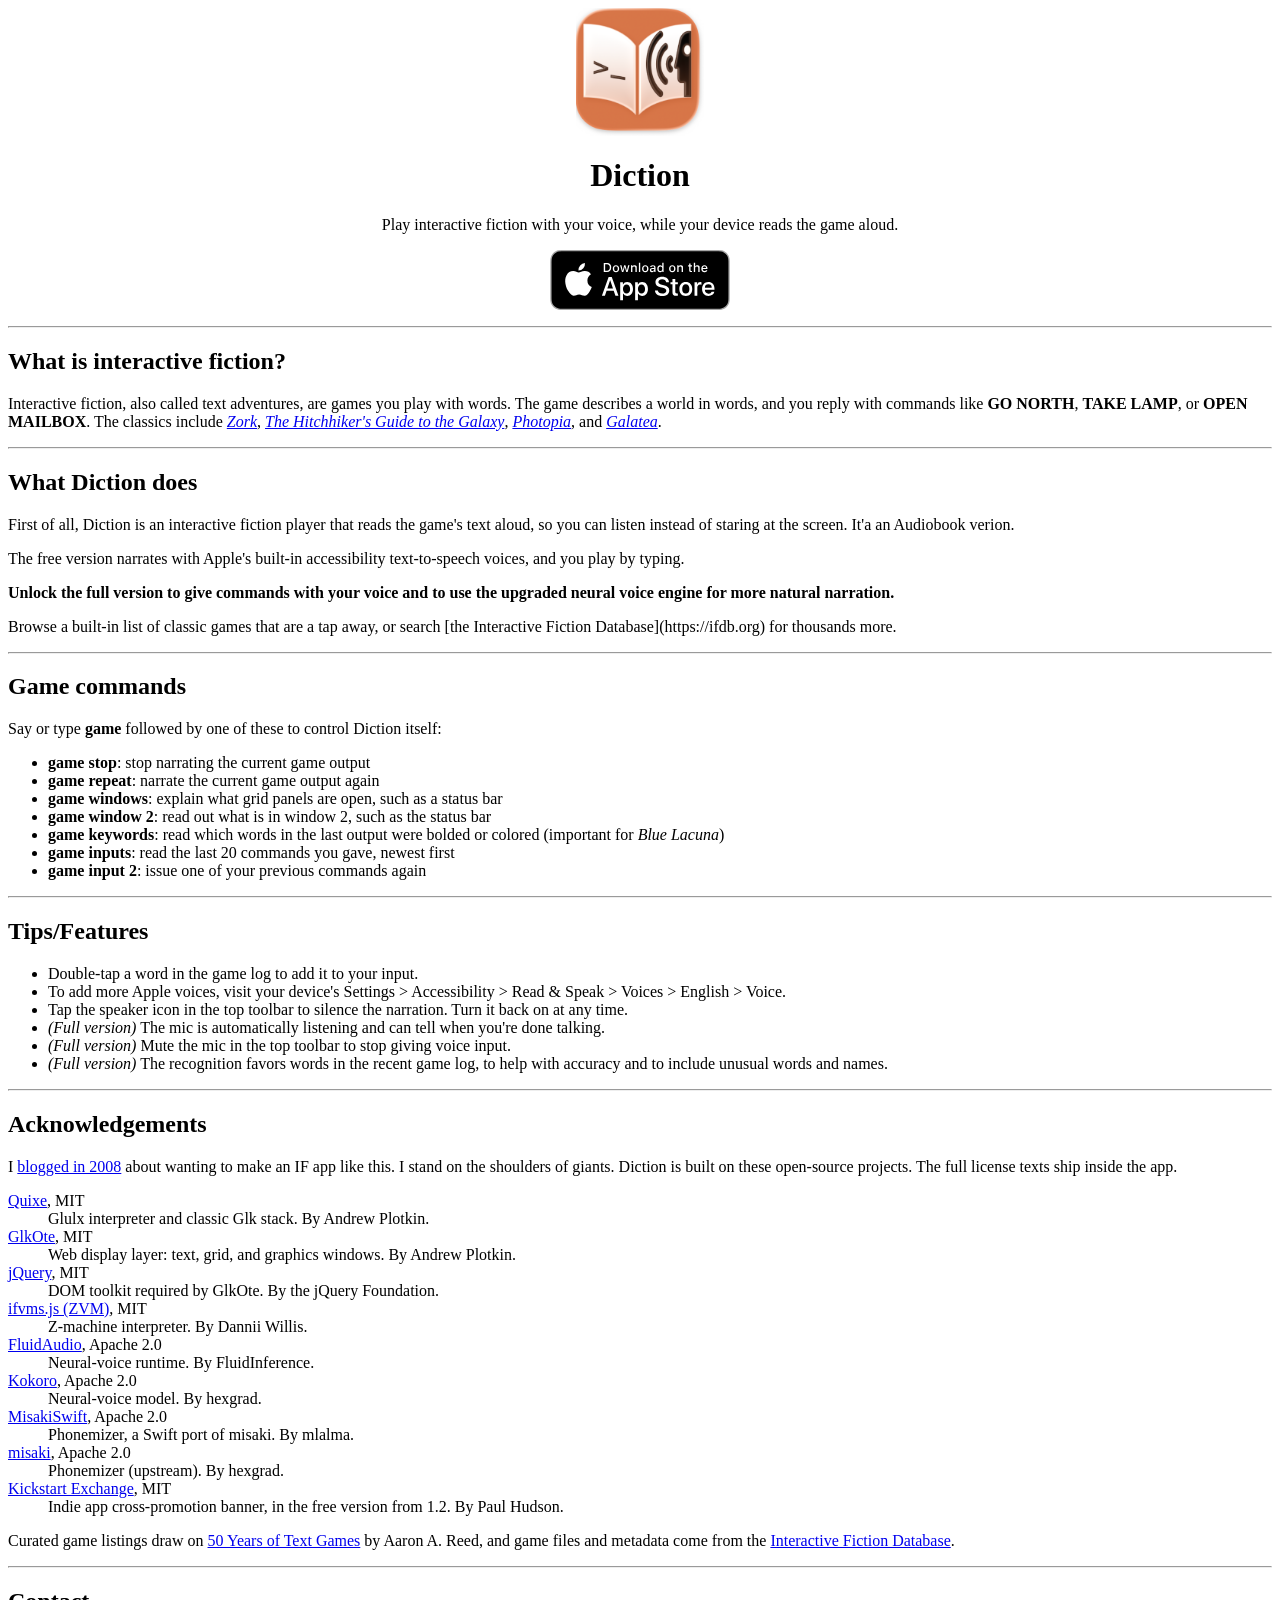
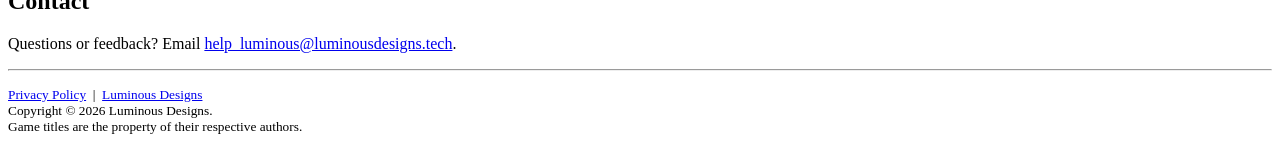
<file: diction/index.html>
<!DOCTYPE HTML PUBLIC "-//W3C//DTD HTML 4.01 Transitional//EN" "http://www.w3.org/TR/html4/loose.dtd">
<html>
<head>
<meta http-equiv="Content-Type" content="text/html; charset=utf-8">
<title>Diction: Speak to Text Games</title>
</head>
<body bgcolor="#FFFFFF" text="#000000" link="#0000EE" vlink="#551A8B" alink="#FF0000">

<center>
<img src="diction-icon.png" alt="Diction app icon" width="128" height="128"><br>
<h1>Diction</h1>
<p>Play interactive fiction with your voice, while your device reads the game aloud.</p>
<p>
<a href="https://apps.apple.com/us/app/diction-speak-to-text-games/id6776227059"><img src="../appstore.svg" alt="Download on the App Store" width="180" height="60"></a><br>
</p>
</center>

<hr>

<h2>What is interactive fiction?</h2>

<p>Interactive fiction, also called text adventures, are games you play with words. 
The game describes a world in words, and you reply with commands like <b>GO NORTH</b>,
<b>TAKE LAMP</b>, or <b>OPEN MAILBOX</b>. The classics include <i><a href="https://en.wikipedia.org/wiki/Zork">Zork</a></i>,
<i><a href="https://en.wikipedia.org/wiki/The_Hitchhiker%27s_Guide_to_the_Galaxy_(video_game)">The Hitchhiker's Guide to the Galaxy</a></i>, <i><a href="https://en.wikipedia.org/wiki/Photopia">Photopia</a></i>, and <i><a href="https://en.wikipedia.org/wiki/Galatea_(video_game)">Galatea</a></i>.</p>

<hr>

<h2>What Diction does</h2>

<p>First of all, Diction is an interactive fiction player that reads the game's text aloud, so you can listen instead of staring at the screen. It'a an Audiobook verion.</p>

<p>The free version narrates with Apple's built-in accessibility text-to-speech voices, and you
play by typing.</p>

<p><b>Unlock the full version to give commands with your voice and to use the upgraded neural
voice engine for more natural narration.</b></p>

<p>Browse a built-in list of classic games that are a tap away, or search [the Interactive Fiction
Database](https://ifdb.org) for thousands more.</p>

<hr>

<h2>Game commands</h2>

<p>Say or type <b>game</b> followed by one of these to control Diction itself:</p>

<ul>
<li><b>game stop</b>: stop narrating the current game output</li>
<li><b>game repeat</b>: narrate the current game output again</li>
<li><b>game windows</b>: explain what grid panels are open, such as a status bar</li>
<li><b>game window 2</b>: read out what is in window 2, such as the status bar</li>
<li><b>game keywords</b>: read which words in the last output were bolded or colored
(important for <i>Blue Lacuna</i>)</li>
<li><b>game inputs</b>: read the last 20 commands you gave, newest first</li>
<li><b>game input 2</b>: issue one of your previous commands again</li>
</ul>

<hr>

<h2>Tips/Features</h2>

<ul>
<li>Double-tap a word in the game log to add it to your input.</li>
<li>To add more Apple voices, visit your device's Settings &gt; Accessibility &gt; Read &amp; Speak
&gt; Voices &gt; English &gt; Voice.</li>
<li>Tap the speaker icon in the top toolbar to silence the narration. Turn it back on at any
time.</li>
<li><i>(Full version)</i> The mic is automatically listening and can tell when you're done
talking.</li>
<li><i>(Full version)</i> Mute the mic in the top toolbar to stop giving voice input.</li>
<li><i>(Full version)</i> The recognition favors words in the recent game log, to help with
accuracy and to include unusual words and names.</li>
</ul>

<hr>

<h2>Acknowledgements</h2>

<p>I <a href="https://greg.langmead.info/posts/2008-08-17-infocom-games-using-your-voice/">blogged in 2008</a> about wanting to make an IF app like this. I stand on the shoulders of giants. Diction is built on these open-source projects. The full license texts ship inside the app.</p>

<dl>
<dt><a href="https://github.com/erkyrath/quixe">Quixe</a>, MIT</dt>
<dd>Glulx interpreter and classic Glk stack. By Andrew Plotkin.</dd>

<dt><a href="https://github.com/erkyrath/glkote">GlkOte</a>, MIT</dt>
<dd>Web display layer: text, grid, and graphics windows. By Andrew Plotkin.</dd>

<dt><a href="https://github.com/jquery/jquery">jQuery</a>, MIT</dt>
<dd>DOM toolkit required by GlkOte. By the jQuery Foundation.</dd>

<dt><a href="https://github.com/curiousdannii/ifvms.js">ifvms.js (ZVM)</a>, MIT</dt>
<dd>Z-machine interpreter. By Dannii Willis.</dd>

<dt><a href="https://github.com/FluidInference/FluidAudio">FluidAudio</a>, Apache 2.0</dt>
<dd>Neural-voice runtime. By FluidInference.</dd>

<dt><a href="https://github.com/hexgrad/kokoro">Kokoro</a>, Apache 2.0</dt>
<dd>Neural-voice model. By hexgrad.</dd>

<dt><a href="https://github.com/mlalma/MisakiSwift">MisakiSwift</a>, Apache 2.0</dt>
<dd>Phonemizer, a Swift port of misaki. By mlalma.</dd>

<dt><a href="https://github.com/hexgrad/misaki">misaki</a>, Apache 2.0</dt>
<dd>Phonemizer (upstream). By hexgrad.</dd>

<dt><a href="https://github.com/twostraws/KickstartSDK">Kickstart Exchange</a>, MIT</dt>
<dd>Indie app cross-promotion banner, in the free version from 1.2. By Paul Hudson.</dd>
</dl>

<p>Curated game listings draw on
<a href="https://aaronareed.net/50-years-of-text-games/">50 Years of Text Games</a> by
Aaron A. Reed, and game files and metadata come from the
<a href="https://ifdb.org">Interactive Fiction Database</a>.</p>

<hr>

<h2>Contact</h2>

<p>Questions or feedback? Email
<a href="mailto:help_luminous@luminousdesigns.tech">help_luminous@luminousdesigns.tech</a>.</p>

<hr>

<p><small>
<a href="privacy.html">Privacy Policy</a> &nbsp;|&nbsp;
<a href="../">Luminous Designs</a><br>
Copyright &copy; 2026 Luminous Designs.<br>
Game titles are the property of their respective authors.
</small></p>

</body>
</html>
</file>
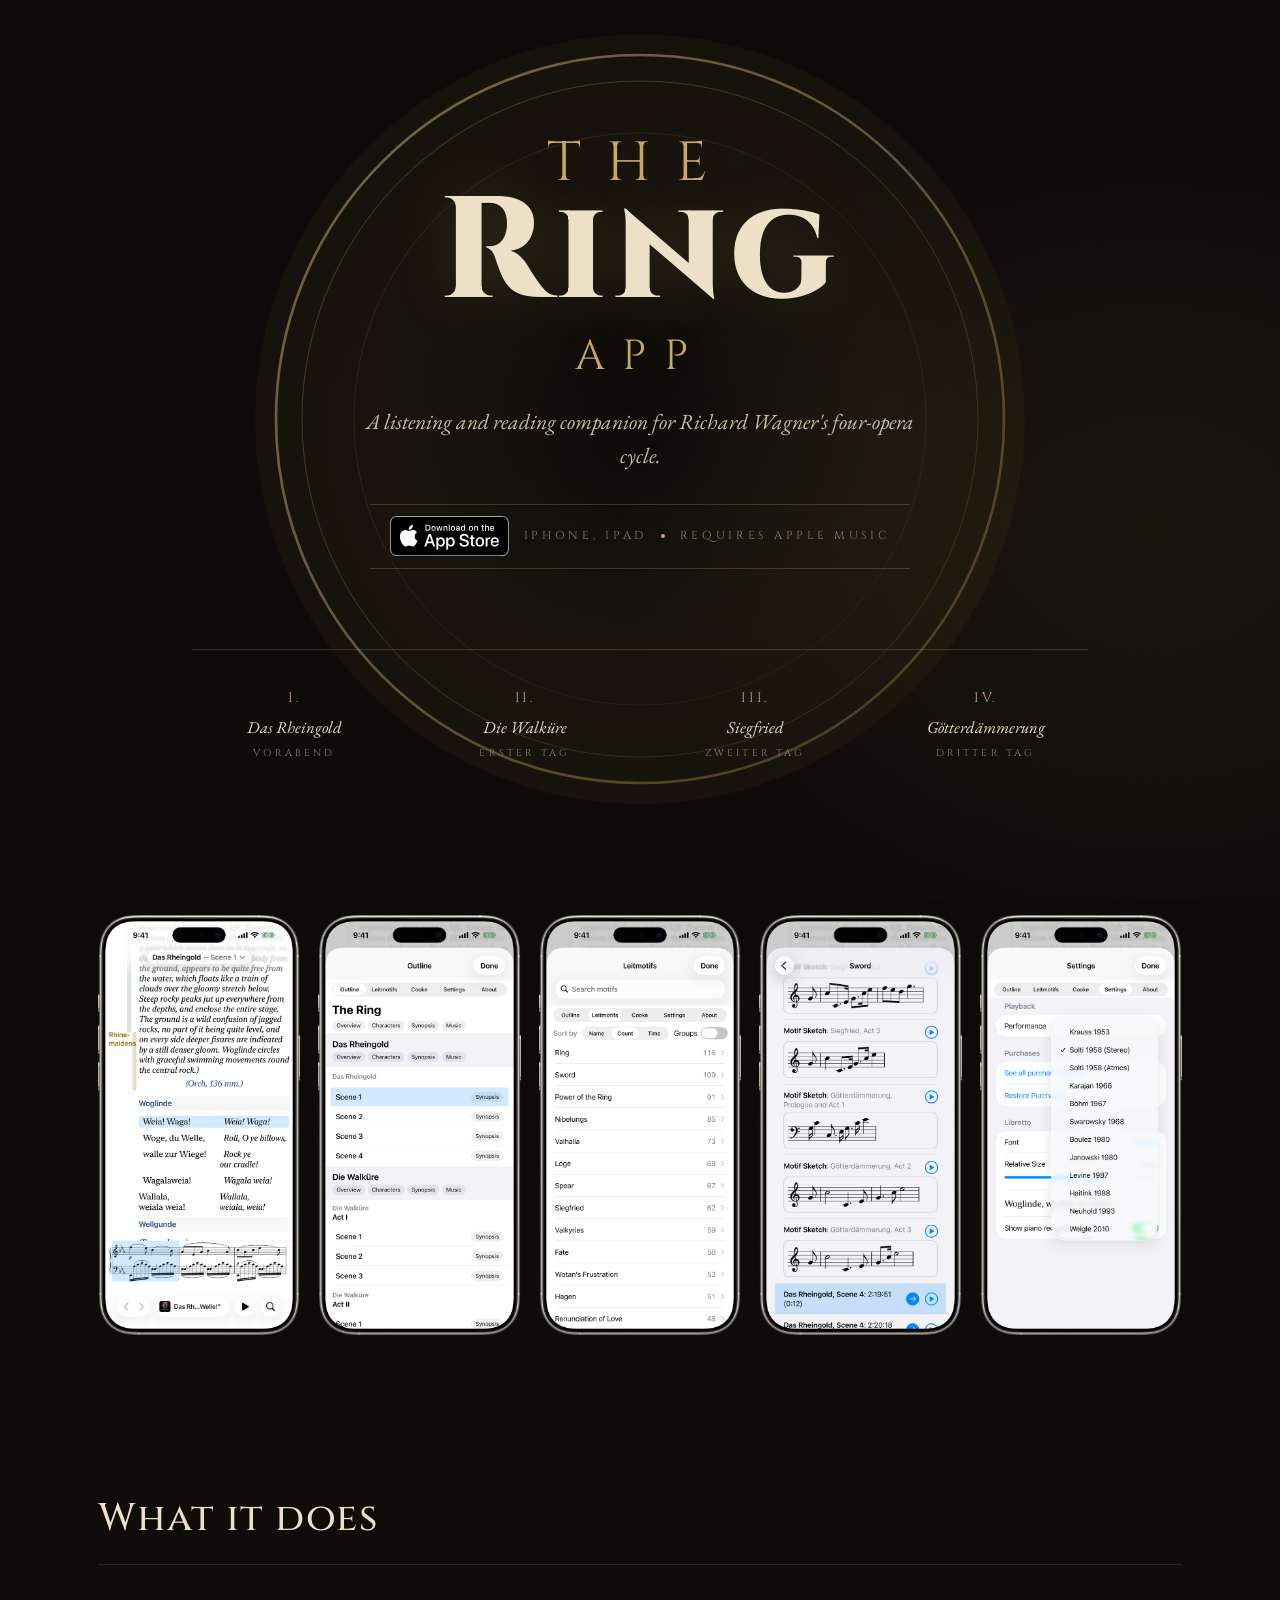
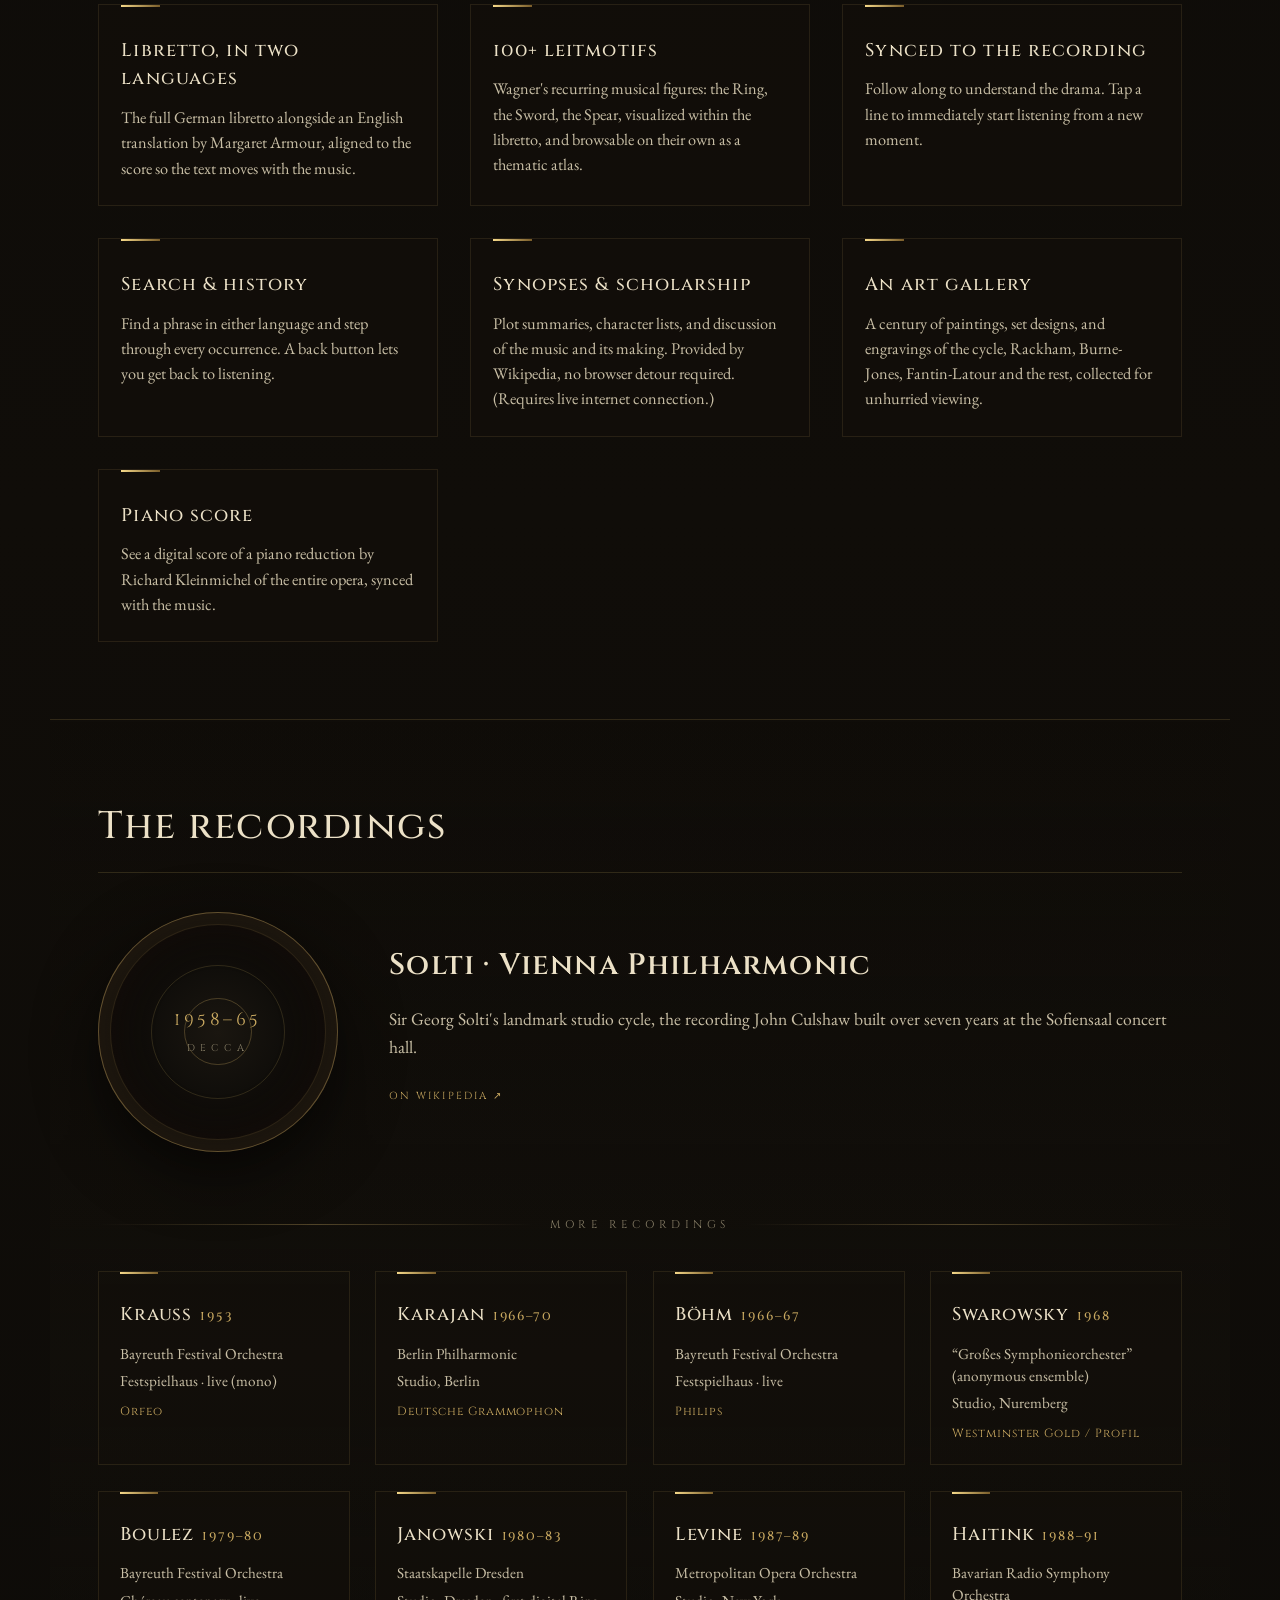
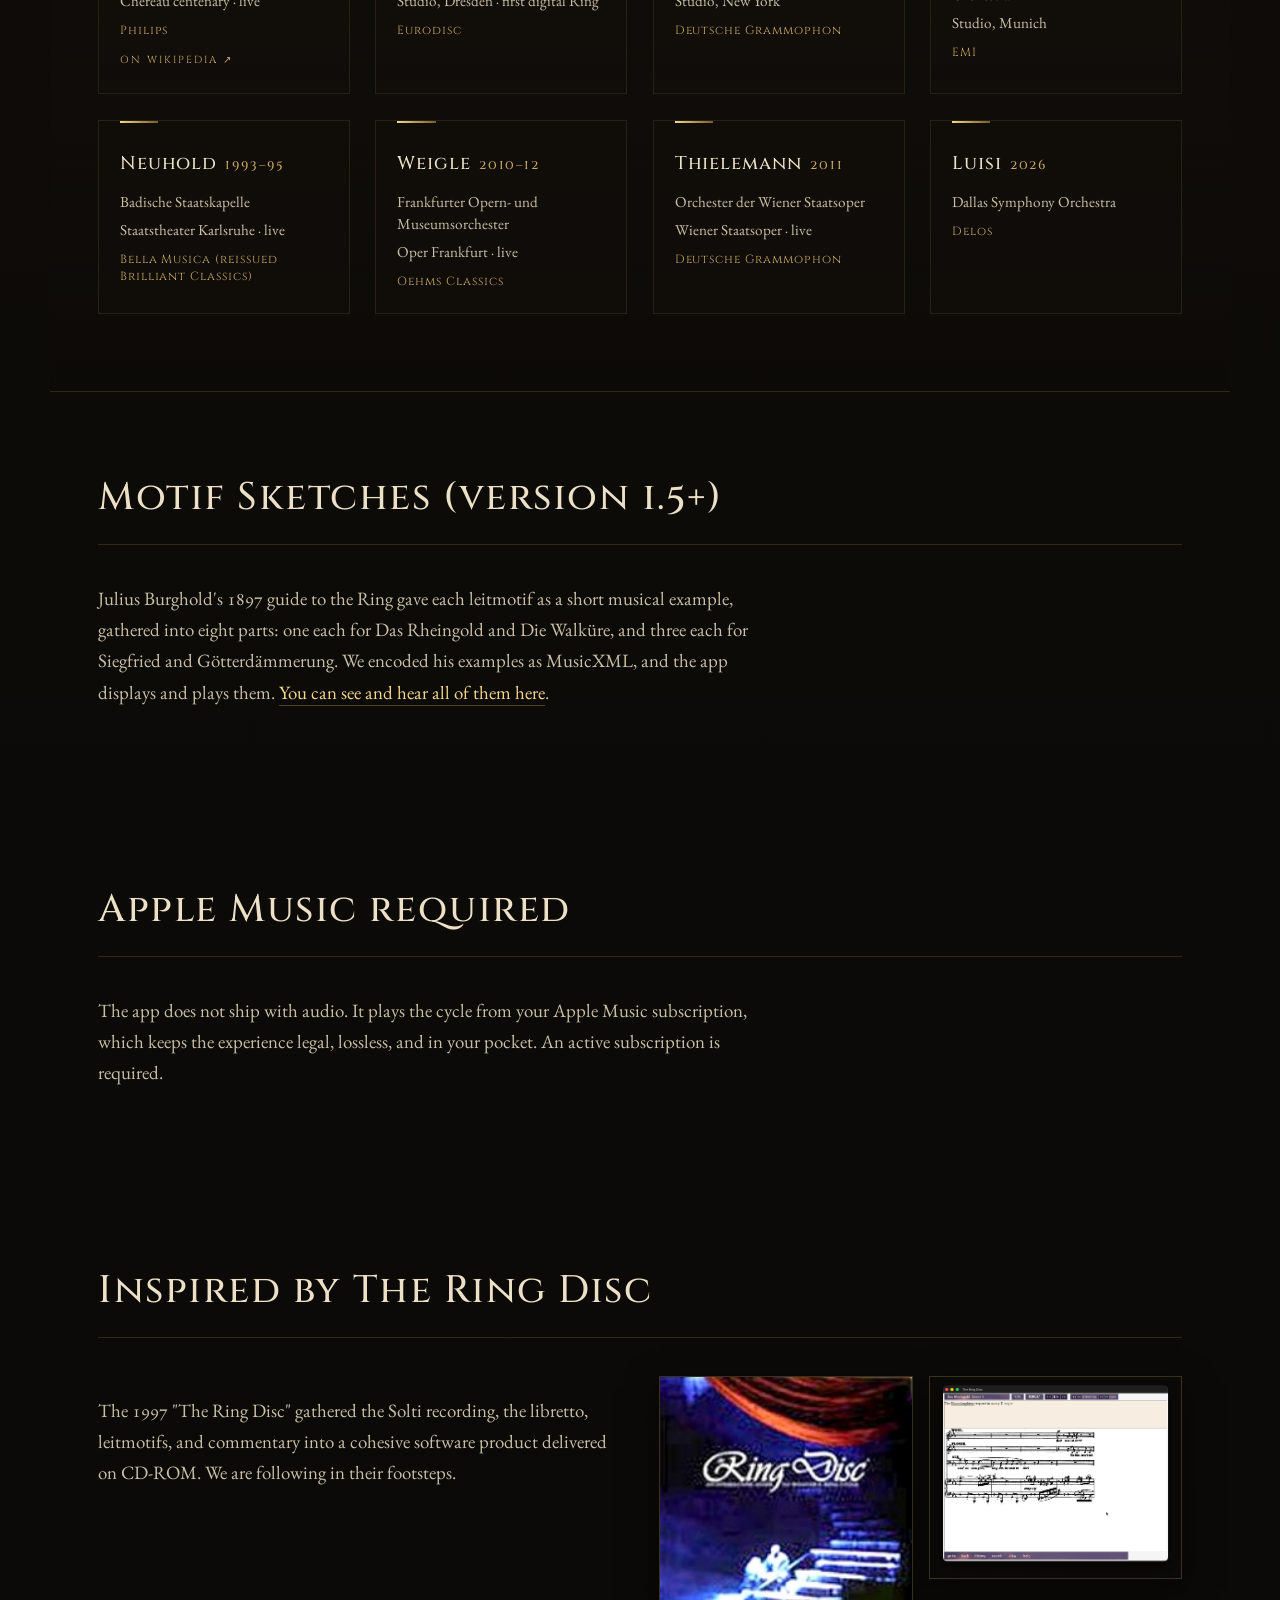
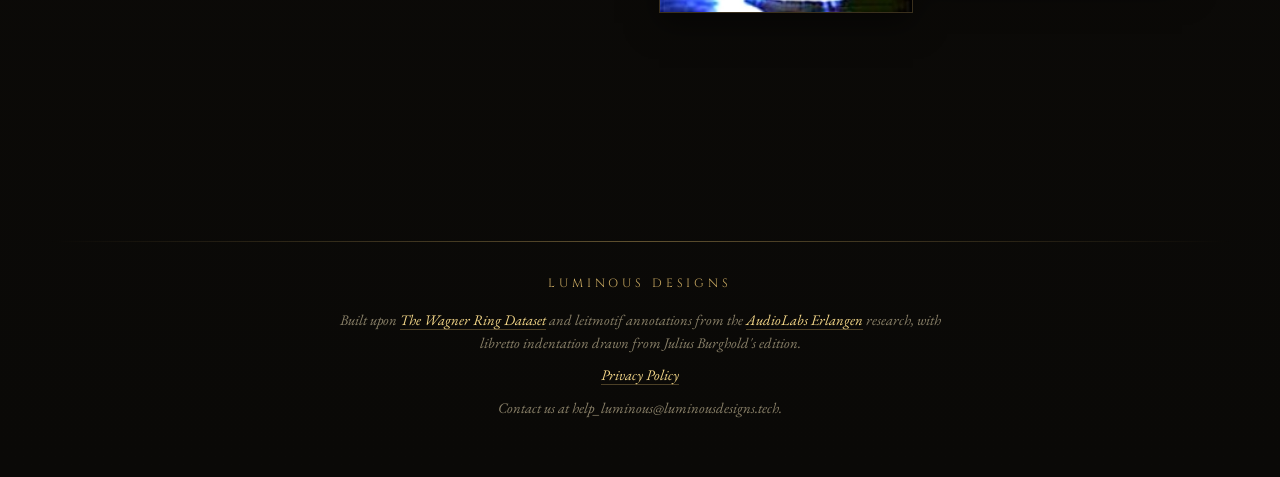
<file: ring/index.html>
<!doctype html>
<html lang="en">
<head>
  <meta charset="utf-8" />
  <meta name="viewport" content="width=device-width, initial-scale=1" />
  <title>The Ring App: A Companion to Wagner's Ring Cycle</title>
  <meta name="description" content="An iOS app for appreciating Richard Wagner's Der Ring des Nibelungen. Synced libretto in German and English, over 130 leitmotifs, synopses, and an art gallery." />

  <link rel="icon" href="favicon.ico" sizes="32x32" />
  <link rel="icon" href="icon.svg" type="image/svg+xml" />
  <link rel="apple-touch-icon" href="apple-touch-icon.png" />
  <link rel="manifest" href="manifest.webmanifest" />
  <meta name="theme-color" content="#0b0a08" />

  <meta property="og:type" content="website" />
  <meta property="og:title" content="The Ring App" />
  <meta property="og:description" content="A listening and reading companion for Wagner's Ring Cycle. Synced libretto, 130+ leitmotifs, synopses, and an art gallery." />
  <meta property="og:image" content="https://www.luminousdesigns.tech/ring/og-image.png" />
  <meta property="og:image:width" content="1200" />
  <meta property="og:image:height" content="630" />
  <meta property="og:image:alt" content="The Ring App — a gold ring on black, with the title set in classical capitals." />
  <meta property="og:url" content="https://www.luminousdesigns.tech/ring/" />
  <meta property="og:site_name" content="Luminous Designs" />
  <meta name="twitter:card" content="summary_large_image" />
  <meta name="twitter:title" content="The Ring App" />
  <meta name="twitter:description" content="A listening and reading companion for Wagner's Ring Cycle." />
  <meta name="twitter:image" content="https://www.luminousdesigns.tech/ring/og-image.png" />

  <link rel="preconnect" href="https://fonts.googleapis.com" />
  <link rel="preconnect" href="https://fonts.gstatic.com" crossorigin />
  <link href="https://fonts.googleapis.com/css2?family=Cinzel:wght@400;500;600;700;800&family=EB+Garamond:ital,wght@0,400;0,500;0,600;1,400;1,500&family=UnifrakturMaguntia&display=swap" rel="stylesheet" />
  <link rel="stylesheet" href="style.css" />
</head>
<body>
  <div class="grain" aria-hidden="true"></div>

  <main>
    <!-- HERO -->
    <section class="hero">
      <div class="hero__ring" aria-hidden="true">
        <svg viewBox="0 0 600 600" xmlns="http://www.w3.org/2000/svg">
          <defs>
            <radialGradient id="goldGrad" cx="50%" cy="50%" r="50%">
              <stop offset="0%" stop-color="#f5d889" stop-opacity="0" />
              <stop offset="60%" stop-color="#c9a961" stop-opacity="0.6" />
              <stop offset="100%" stop-color="#7a5d2a" stop-opacity="0.9" />
            </radialGradient>
            <linearGradient id="ringStroke" x1="0%" y1="0%" x2="100%" y2="100%">
              <stop offset="0%" stop-color="#f5d889" />
              <stop offset="50%" stop-color="#c9a961" />
              <stop offset="100%" stop-color="#7a5d2a" />
            </linearGradient>
          </defs>
          <circle cx="300" cy="300" r="280" fill="none" stroke="url(#ringStroke)" stroke-width="2" opacity="0.9"/>
          <circle cx="300" cy="300" r="260" fill="none" stroke="url(#ringStroke)" stroke-width="0.6" opacity="0.6"/>
          <circle cx="300" cy="300" r="220" fill="none" stroke="url(#ringStroke)" stroke-width="0.4" opacity="0.4"/>
          <circle cx="300" cy="300" r="296" fill="url(#goldGrad)" opacity="0.18"/>
        </svg>
      </div>

      <div class="hero__content">
        <p class="hero__eyebrow"></p>
        <h1 class="hero__title">
          <span class="hero__der">The</span>
          <span class="hero__ringword">Ring</span>
          <span class="hero__des">App</span>
        </h1>
        <p class="hero__lede">
          A listening and reading companion for Richard Wagner's four-opera cycle.
        </p>
        <div class="hero__meta">
          <span>
        <a href="https://apps.apple.com/us/app/the-ring-app-explore-wagner/id6763790884"><img src="../appstore.svg" /></a>
        </span>
          <span>iPhone, iPad</span>
          <span class="dot" aria-hidden="true"></span>
          <span>Requires Apple Music</span>
        </div>
      </div>

      <ol class="hero__cycle" aria-label="The four operas of the cycle">
        <li><span class="cycle__num">I.</span><span class="cycle__name">Das Rheingold</span><span class="cycle__sub">Vorabend</span></li>
        <li><span class="cycle__num">II.</span><span class="cycle__name">Die Walküre</span><span class="cycle__sub">Erster Tag</span></li>
        <li><span class="cycle__num">III.</span><span class="cycle__name">Siegfried</span><span class="cycle__sub">Zweiter Tag</span></li>
        <li><span class="cycle__num">IV.</span><span class="cycle__name">Götterdämmerung</span><span class="cycle__sub">Dritter Tag</span></li>
      </ol>
    </section>

    <!-- SCREENSHOTS -->
    <section class="movement">
      <div class="shots">
        <img src="01_iphone_libretto.png" width="620" height="1287" loading="lazy" decoding="async" alt="The libretto in German and English, in sync with the music, above the piano score." />
        <img src="02_iphone_outline.png" width="620" height="1287" loading="lazy" decoding="async" alt="The outline of the cycle, listing each opera, act, and scene." />
        <img src="03_iphone_motifs.png" width="620" height="1287" loading="lazy" decoding="async" alt="The leitmotif browser, listing motifs by number of occurrences." />
        <img src="04_iphone_motif.png" width="620" height="1287" loading="lazy" decoding="async" alt="A single leitmotif: its Motif Sketches from Burghold, then every occurrence in the opera." />
        <img src="06_iphone_settings.png" width="620" height="1287" loading="lazy" decoding="async" alt="Settings, with the recording picker and libretto typography controls." />
      </div>
    </section>

    <!-- FEATURES -->
    <section class="movement" id="features">
      <header class="movement__head">
        <h2 class="movement__title">What it does</h2>
      </header>

      <div class="features">
        <article class="feature">
          <div class="feature__rule"></div>
          <h3>Libretto, in two languages</h3>
          <p>The full German libretto alongside an English translation by Margaret Armour, aligned to the score so the text moves with the music.</p>
        </article>

        <article class="feature">
          <div class="feature__rule"></div>
          <h3>100+ leitmotifs</h3>
          <p>Wagner's recurring musical figures: the Ring, the Sword, the Spear, visualized within the libretto, and browsable on their own as a thematic atlas.</p>
        </article>

        <article class="feature">
          <div class="feature__rule"></div>
          <h3>Synced to the recording</h3>
          <p>Follow along to understand the drama. Tap a line to immediately start listening from a new moment.</p>
        </article>

        <article class="feature">
          <div class="feature__rule"></div>
          <h3>Search &amp; history</h3>
          <p>Find a phrase in either language and step through every occurrence. A back button lets you get back to listening.</p>
        </article>

        <article class="feature">
          <div class="feature__rule"></div>
          <h3>Synopses &amp; scholarship</h3>
          <p>Plot summaries, character lists, and discussion of the music and its making. Provided by Wikipedia, no browser detour required. (Requires live internet connection.)</p>
        </article>

        <article class="feature">
          <div class="feature__rule"></div>
          <h3>An art gallery</h3>
          <p>A century of paintings, set designs, and engravings of the cycle, Rackham, Burne-Jones, Fantin-Latour and the rest, collected for unhurried viewing.</p>
        </article>

        <article class="feature">
          <div class="feature__rule"></div>
          <h3>Piano score</h3>
          <p>See a digital score of a piano reduction by Richard Kleinmichel of the entire opera, synced with the music.</p>
        </article>
      </div>
    </section>

    <!-- RECORDING -->
    <section class="movement movement--bordered" id="recording">
      <header class="movement__head">
        <h2 class="movement__title">The recordings</h2>
      </header>

      <div class="recording">
        <div class="recording__plate" aria-hidden="true">
          <div class="recording__inner">
            <span class="recording__year">1958&ndash;65</span>
            <span class="recording__label">Decca</span>
          </div>
        </div>
        <div class="recording__text">
          <h3>Solti &middot; Vienna Philharmonic</h3>
          <p>
            Sir Georg Solti's landmark studio cycle, the recording John Culshaw built over seven years
            at the Sofiensaal concert hall.
          </p>
          <p class="recording__wiki"><a href="https://en.wikipedia.org/wiki/Der_Ring_des_Nibelungen_(Georg_Solti_recording)">On Wikipedia <span aria-hidden="true">&#8599;</span></a></p>
        </div>
      </div>

      <div class="discography__divider" role="presentation"><span>More recordings</span></div>

      <ul class="discography">
        <li class="disc-card">
          <div class="disc-card__rule" aria-hidden="true"></div>
          <h3 class="disc-card__name">Krauss <span class="disc-card__year">1953</span></h3>
          <ul class="disc-card__facts">
            <li>Bayreuth Festival Orchestra</li>
            <li>Festspielhaus &middot; live (mono)</li>
            <li class="disc-card__label">Orfeo</li>
          </ul>
        </li>

        <li class="disc-card">
          <div class="disc-card__rule" aria-hidden="true"></div>
          <h3 class="disc-card__name">Karajan <span class="disc-card__year">1966&ndash;70</span></h3>
          <ul class="disc-card__facts">
            <li>Berlin Philharmonic</li>
            <li>Studio, Berlin</li>
            <li class="disc-card__label">Deutsche Grammophon</li>
          </ul>
        </li>

        <li class="disc-card">
          <div class="disc-card__rule" aria-hidden="true"></div>
          <h3 class="disc-card__name">B&ouml;hm <span class="disc-card__year">1966&ndash;67</span></h3>
          <ul class="disc-card__facts">
            <li>Bayreuth Festival Orchestra</li>
            <li>Festspielhaus &middot; live</li>
            <li class="disc-card__label">Philips</li>
          </ul>
        </li>

        <li class="disc-card">
          <div class="disc-card__rule" aria-hidden="true"></div>
          <h3 class="disc-card__name">Swarowsky <span class="disc-card__year">1968</span></h3>
          <ul class="disc-card__facts">
            <li>&ldquo;Gro&szlig;es Symphonieorchester&rdquo; (anonymous ensemble)</li>
            <li>Studio, Nuremberg</li>
            <li class="disc-card__label">Westminster Gold / Profil</li>
          </ul>
        </li>

        <li class="disc-card">
          <div class="disc-card__rule" aria-hidden="true"></div>
          <h3 class="disc-card__name">Boulez <span class="disc-card__year">1979&ndash;80</span></h3>
          <ul class="disc-card__facts">
            <li>Bayreuth Festival Orchestra</li>
            <li>Ch&eacute;reau centenary &middot; live</li>
            <li class="disc-card__label">Philips</li>
          </ul>
          <a class="disc-card__wiki" href="https://en.wikipedia.org/wiki/Jahrhundertring">On Wikipedia <span aria-hidden="true">&#8599;</span></a>
        </li>

        <li class="disc-card">
          <div class="disc-card__rule" aria-hidden="true"></div>
          <h3 class="disc-card__name">Janowski <span class="disc-card__year">1980&ndash;83</span></h3>
          <ul class="disc-card__facts">
            <li>Staatskapelle Dresden</li>
            <li>Studio, Dresden &middot; first digital Ring</li>
            <li class="disc-card__label">Eurodisc</li>
          </ul>
        </li>

        <li class="disc-card">
          <div class="disc-card__rule" aria-hidden="true"></div>
          <h3 class="disc-card__name">Levine <span class="disc-card__year">1987&ndash;89</span></h3>
          <ul class="disc-card__facts">
            <li>Metropolitan Opera Orchestra</li>
            <li>Studio, New York</li>
            <li class="disc-card__label">Deutsche Grammophon</li>
          </ul>
        </li>

        <li class="disc-card">
          <div class="disc-card__rule" aria-hidden="true"></div>
          <h3 class="disc-card__name">Haitink <span class="disc-card__year">1988&ndash;91</span></h3>
          <ul class="disc-card__facts">
            <li>Bavarian Radio Symphony Orchestra</li>
            <li>Studio, Munich</li>
            <li class="disc-card__label">EMI</li>
          </ul>
        </li>

        <li class="disc-card">
          <div class="disc-card__rule" aria-hidden="true"></div>
          <h3 class="disc-card__name">Neuhold <span class="disc-card__year">1993&ndash;95</span></h3>
          <ul class="disc-card__facts">
            <li>Badische Staatskapelle</li>
            <li>Staatstheater Karlsruhe &middot; live</li>
            <li class="disc-card__label">Bella Musica (reissued Brilliant Classics)</li>
          </ul>
        </li>

        <li class="disc-card">
          <div class="disc-card__rule" aria-hidden="true"></div>
          <h3 class="disc-card__name">Weigle <span class="disc-card__year">2010&ndash;12</span></h3>
          <ul class="disc-card__facts">
            <li>Frankfurter Opern- und Museumsorchester</li>
            <li>Oper Frankfurt &middot; live</li>
            <li class="disc-card__label">Oehms Classics</li>
          </ul>
        </li>

        <li class="disc-card">
          <div class="disc-card__rule" aria-hidden="true"></div>
          <h3 class="disc-card__name">Thielemann <span class="disc-card__year">2011</span></h3>
          <ul class="disc-card__facts">
            <li>Orchester der Wiener Staatsoper</li>
            <li>Wiener Staatsoper &middot; live</li>
            <li class="disc-card__label">Deutsche Grammophon</li>
          </ul>
        </li>

        <li class="disc-card">
          <div class="disc-card__rule" aria-hidden="true"></div>
          <h3 class="disc-card__name">Luisi <span class="disc-card__year">2026</span></h3>
          <ul class="disc-card__facts">
            <li>Dallas Symphony Orchestra</li>
            <li class="disc-card__label">Delos</li>
          </ul>
        </li>
      </ul>
    </section>

    <!-- MOTIF SKETCHES -->
    <section class="movement" id="motif-sketches">
      <header class="movement__head">
        <h2 class="movement__title">Motif Sketches (version 1.5+)</h2>
      </header>
      <p class="prose">
        Julius Burghold's 1897 guide to the Ring gave each leitmotif as a short musical example, gathered into eight parts: 
        one each for Das Rheingold and Die Walküre, and three each for Siegfried and Götterdämmerung.
        We encoded his examples as MusicXML, and the app displays and plays them. 
        <a href="sketches.html">You can see and hear all of them here</a>.
      </p>
    </section>

    <!-- REQUIREMENT -->
    <section class="movement" id="apple-music">
      <header class="movement__head">
        <h2 class="movement__title">Apple Music required</h2>
      </header>
      <p class="prose">
        The app does not ship with audio. It plays the cycle from your Apple Music subscription, which keeps the experience
        legal, lossless, and in your pocket. An active subscription is required.
      </p>
    </section>

    <section class="movement" id="ringdisc">
      <header class="movement__head">
        <h2 class="movement__title">Inspired by The Ring Disc</h2>
      </header>
      <div class="ringdisc">
      <p class="prose">
        The 1997 "The Ring Disc" gathered the Solti recording, the libretto, leitmotifs, and commentary into a cohesive software product delivered on CD-ROM. We are following in their footsteps.
        <div class="ringdisc__images">
          <img src="ringdisc.jpg" alt="The Ring Disc CD-ROM packaging" />
          <img src="ringdiscui.png" width="400" alt="Screenshot of The Ring Disc interface" />
        </div>
      </p>
      </div>
    </section>
  </main>

  <footer class="colophon">
    <div class="colophon__rule"></div>
    <div class="colophon__inner">
      <p class="colophon__line">
        <span class="colophon__name">Luminous Designs</span>
      </p>
      <p class="colophon__fine">
        Built upon <a href="https://zenodo.org/records/7672157">The Wagner Ring Dataset</a>
        and leitmotif annotations from the
        <a href="https://www.audiolabs-erlangen.de/resources/MIR/2021-TISMIR-TowardsLeitmotifDetection">AudioLabs Erlangen</a> research,
        with libretto indentation drawn from Julius Burghold's edition.
      </p>
      <p class="colophon__fine">
        <a href="privacy.html">Privacy Policy</a>
      </p>
      <p class="colophon__fine">
        Contact us at help_luminous@luminousdesigns.tech.
      </p>
    </div>
  </footer>
</body>
</html>
</file>
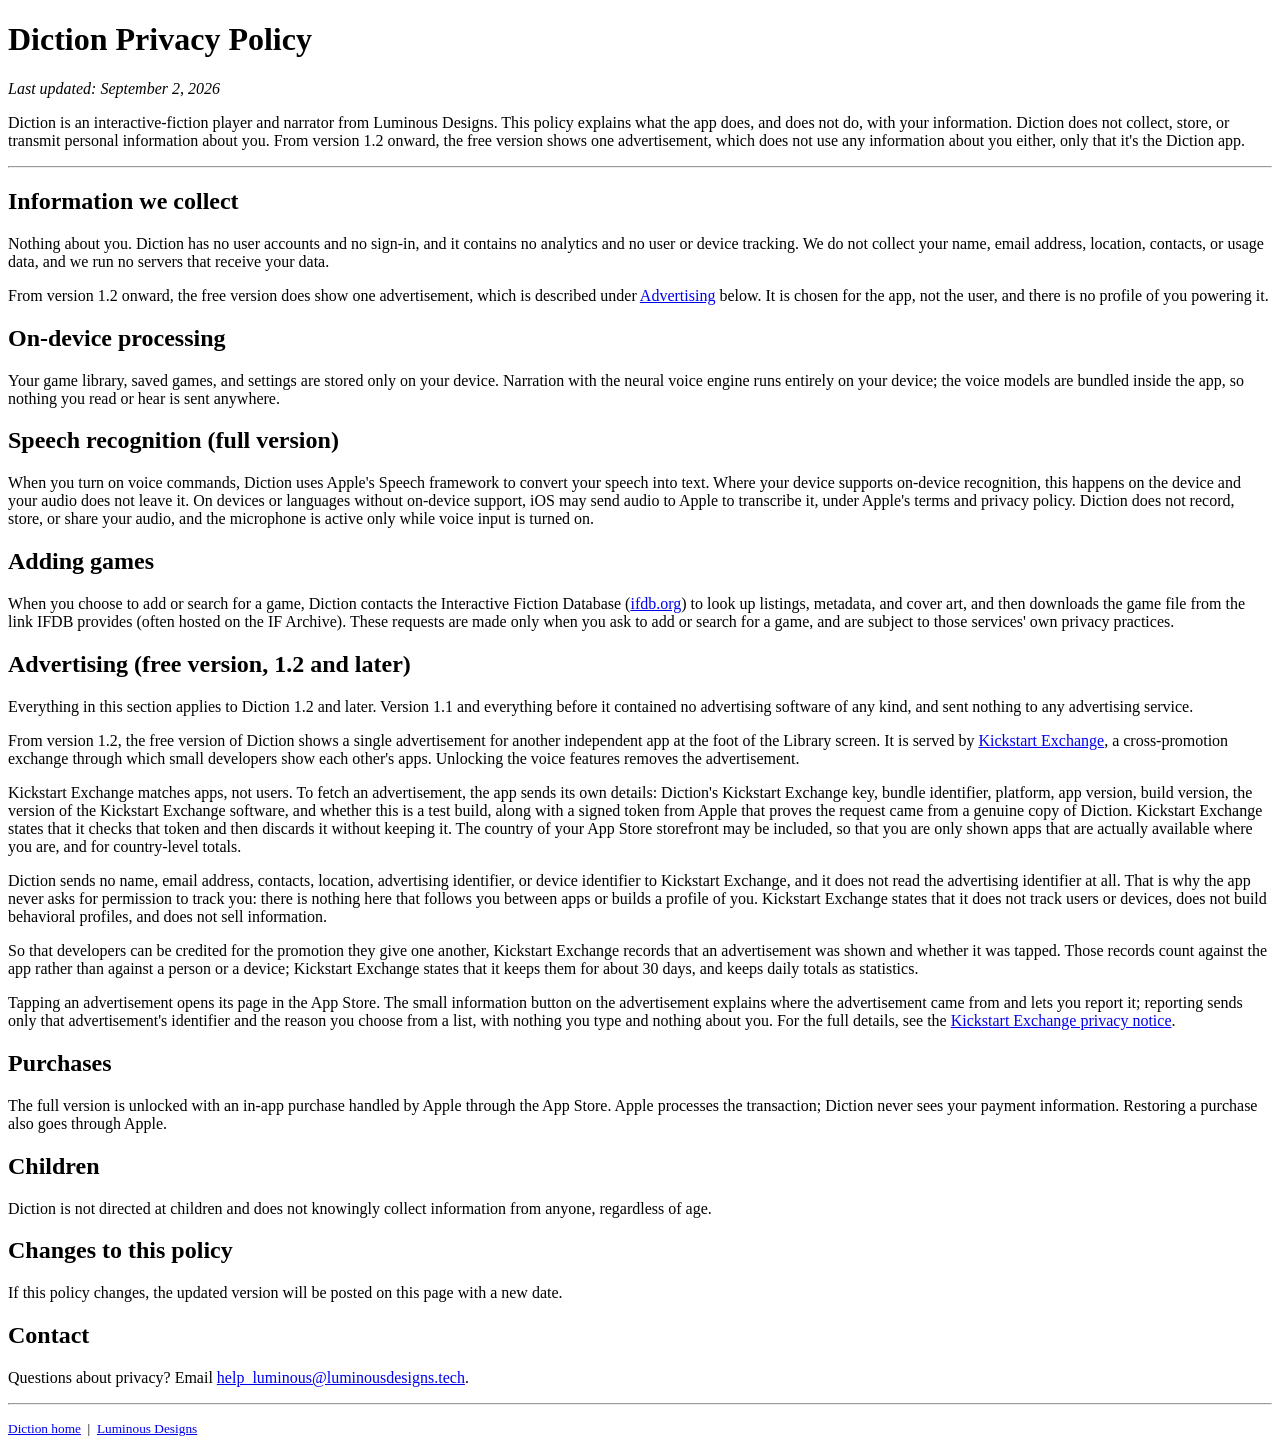
<file: diction/privacy.html>
<!DOCTYPE HTML PUBLIC "-//W3C//DTD HTML 4.01 Transitional//EN" "http://www.w3.org/TR/html4/loose.dtd">
<html>
<head>
<meta http-equiv="Content-Type" content="text/html; charset=utf-8">
<title>Diction: Privacy Policy</title>
</head>
<body bgcolor="#FFFFFF" text="#000000" link="#0000EE" vlink="#551A8B" alink="#FF0000">

<h1>Diction Privacy Policy</h1>

<p><i>Last updated: September 2, 2026</i></p>

<p>Diction is an interactive-fiction player and narrator from Luminous Designs. This policy explains
what the app does, and does not do, with your information. Diction does not
collect, store, or transmit personal information about you. From version 1.2 onward, the free
version shows one advertisement, which does not use any information about you either, only that it's the Diction app.</p>

<hr>

<h2>Information we collect</h2>

<p>Nothing about you. Diction has no user accounts and no sign-in, and it contains no analytics
and no user or device tracking. We do not collect your name, email address, location, contacts, or
usage data, and we run no servers that receive your data.</p>

<p>From version 1.2 onward, the free version does show one advertisement, which is described
under <a href="#advertising">Advertising</a> below. It is chosen for the app, not the user, and
there is no profile of you powering it.</p>

<h2>On-device processing</h2>

<p>Your game library, saved games, and settings are stored only on your device. Narration with the
neural voice engine runs entirely on your device; the voice models are bundled inside the
app, so nothing you read or hear is sent anywhere.</p>

<h2>Speech recognition (full version)</h2>

<p>When you turn on voice commands, Diction uses Apple's Speech framework to convert your speech
into text. Where your device supports on-device recognition, this happens on the device and your
audio does not leave it. On devices or languages without on-device support, iOS may send audio to
Apple to transcribe it, under Apple's terms and privacy policy. Diction does not record, store, or
share your audio, and the microphone is active only while voice input is turned on.</p>

<h2>Adding games</h2>

<p>When you choose to add or search for a game, Diction contacts the Interactive Fiction Database
(<a href="https://ifdb.org">ifdb.org</a>) to look up listings, metadata, and cover art, and then
downloads the game file from the link IFDB provides (often hosted on the IF Archive). These
requests are made only when you ask to add or search for a game, and are subject to those
services' own privacy practices.</p>

<h2><a name="advertising"></a>Advertising (free version, 1.2 and later)</h2>

<p>Everything in this section applies to Diction 1.2 and later. Version 1.1 and everything before
it contained no advertising software of any kind, and sent nothing to any advertising service.</p>

<p>From version 1.2, the free version of Diction shows a single advertisement for another
independent app at the foot of the Library screen. It is served by
<a href="https://exchange.kickstart.tools">Kickstart Exchange</a>, a cross-promotion exchange
through which small developers show each other's apps. Unlocking the voice features removes the
advertisement.</p>

<p>Kickstart Exchange matches apps, not users. To fetch an advertisement, the app sends its own
details: Diction's Kickstart Exchange key, bundle identifier, platform, app version, build
version, the version of the Kickstart Exchange software, and whether this is a test build,
along with a signed token from Apple that proves the request came from a genuine copy of Diction.
Kickstart Exchange states that it checks that token and then discards it without keeping it. The
country of your App Store storefront may be included, so that you are only shown apps that are
actually available where you are, and for country-level totals.</p>

<p>Diction sends no name, email address, contacts, location, advertising identifier, or device
identifier to Kickstart Exchange, and it does not read the advertising identifier at all. That is
why the app never asks for permission to track you: there is nothing here that follows you between
apps or builds a profile of you. Kickstart Exchange states that it does not track users or
devices, does not build behavioral profiles, and does not sell information.</p>

<p>So that developers can be credited for the promotion they give one another, Kickstart Exchange
records that an advertisement was shown and whether it was tapped. Those records count against the
app rather than against a person or a device; Kickstart Exchange states that it keeps them for
about 30 days, and keeps daily totals as statistics.</p>

<p>Tapping an advertisement opens its page in the App Store. The small information button on the
advertisement explains where the advertisement came from and lets you report it; reporting sends
only that advertisement's identifier and the reason you choose from a list, with nothing you type
and nothing about you. For the full details, see the
<a href="https://exchange.kickstart.tools/privacy">Kickstart Exchange privacy notice</a>.</p>

<h2>Purchases</h2>

<p>The full version is unlocked with an in-app purchase handled by Apple through the App Store.
Apple processes the transaction; Diction never sees your payment information. Restoring a purchase
also goes through Apple.</p>

<h2>Children</h2>

<p>Diction is not directed at children and does not knowingly collect information from anyone,
regardless of age.</p>

<h2>Changes to this policy</h2>

<p>If this policy changes, the updated version will be posted on this page with a new date.</p>

<h2>Contact</h2>

<p>Questions about privacy? Email
<a href="mailto:help_luminous@luminousdesigns.tech">help_luminous@luminousdesigns.tech</a>.</p>

<hr>

<p><small>
<a href="index.html">Diction home</a> &nbsp;|&nbsp;
<a href="../">Luminous Designs</a>
</small></p>

</body>
</html>
</file>
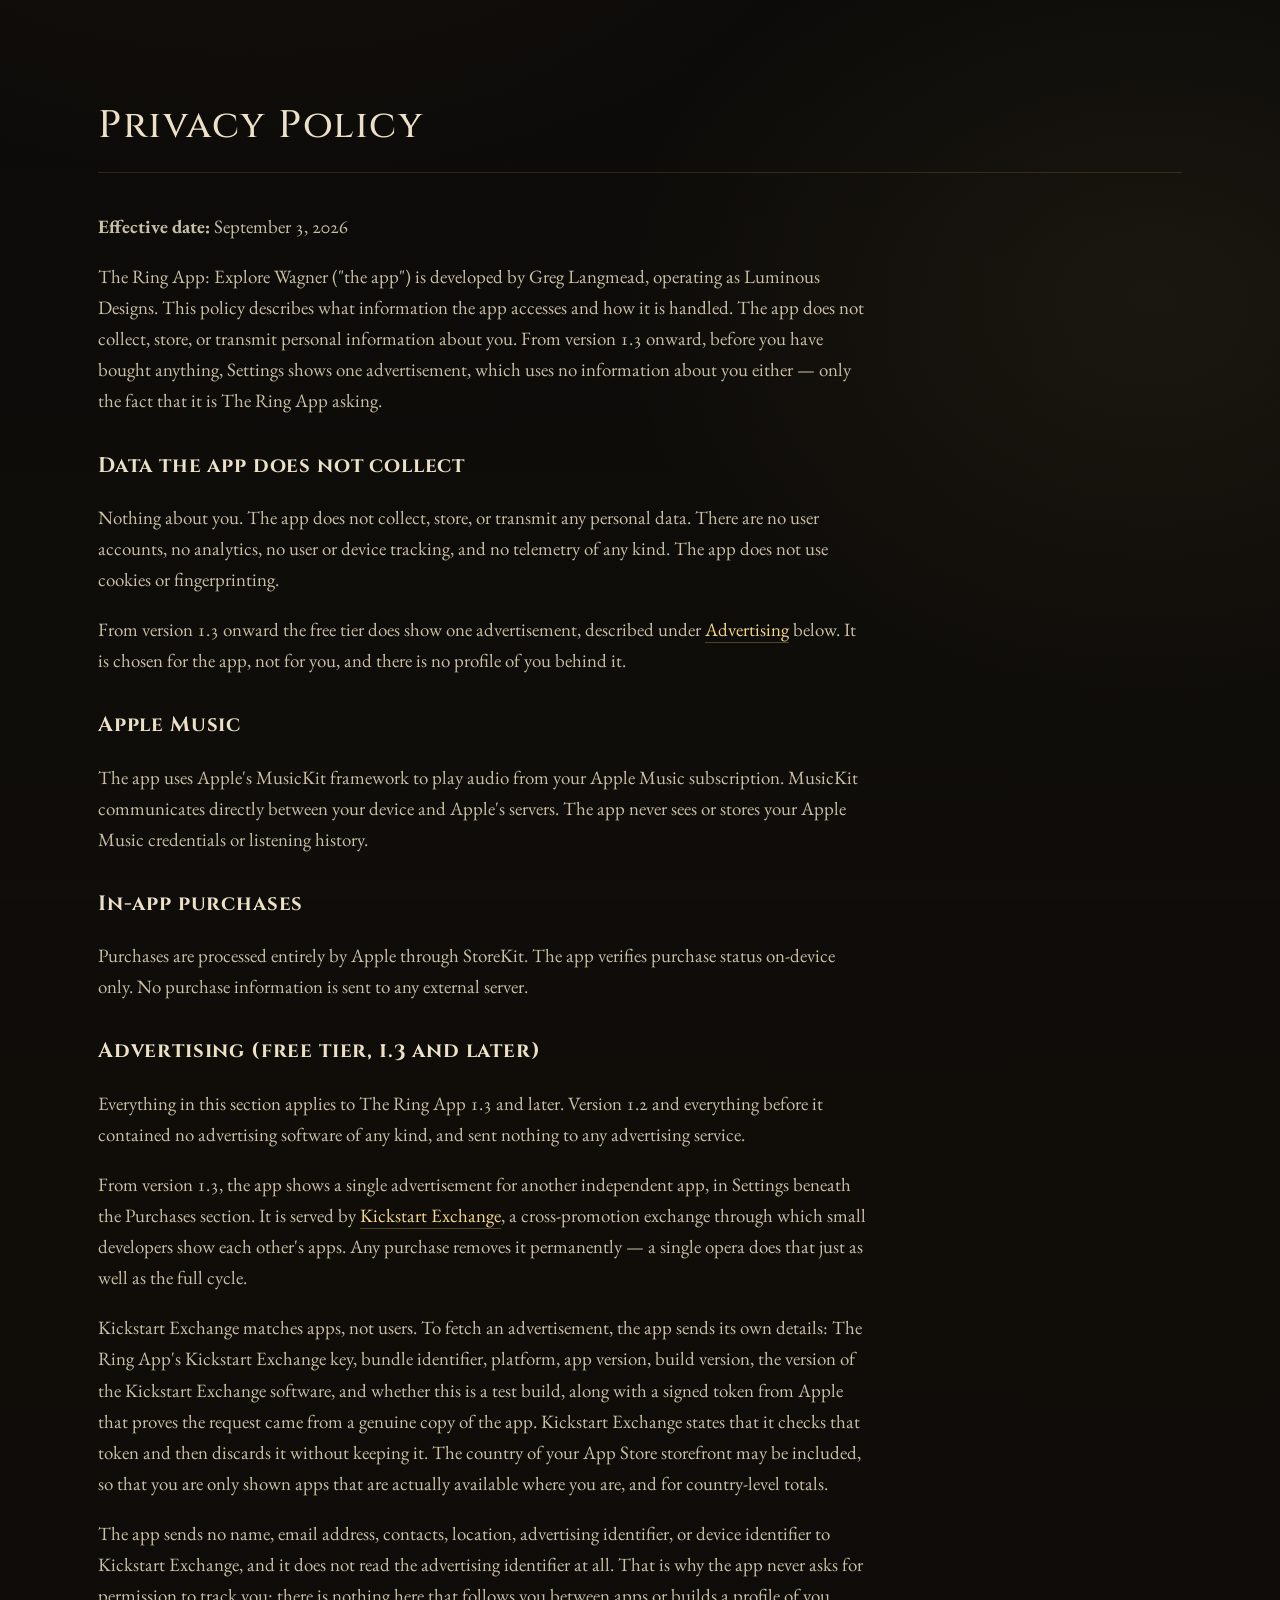
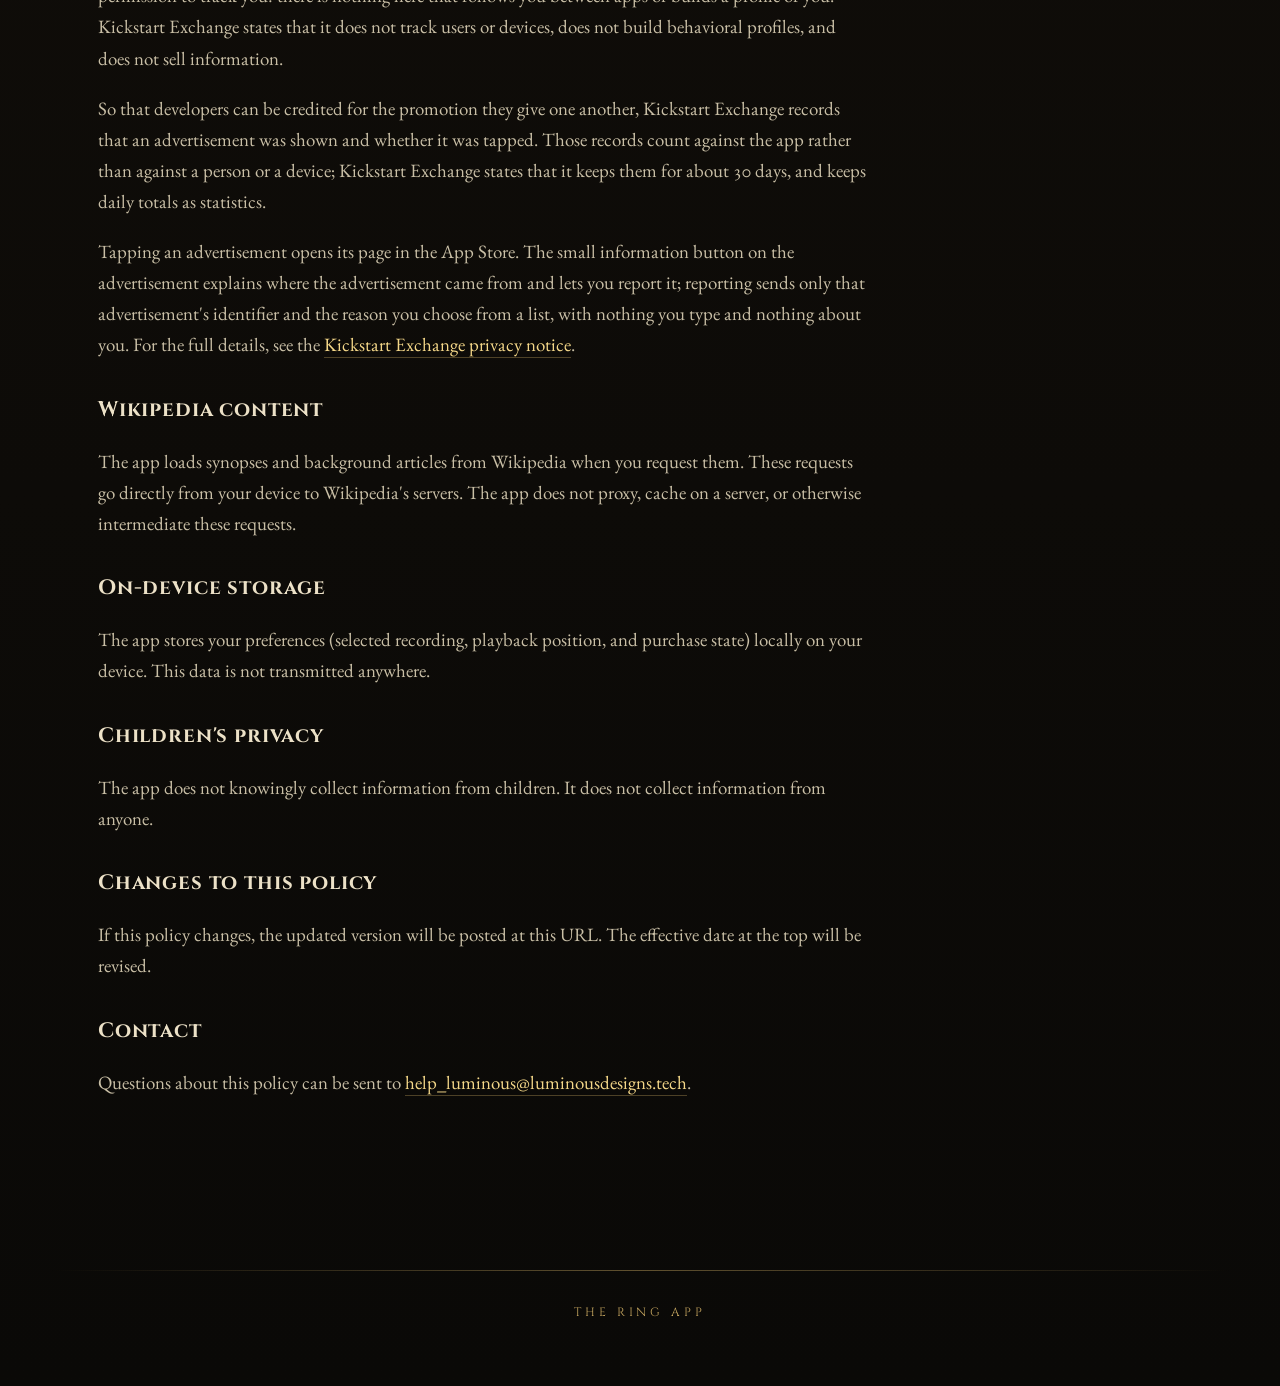
<file: ring/privacy.html>
<!doctype html>
<html lang="en">
<head>
  <meta charset="utf-8" />
  <meta name="viewport" content="width=device-width, initial-scale=1" />
  <title>Privacy Policy — The Ring App</title>
  <meta name="description" content="Privacy policy for The Ring App: Explore Wagner." />

  <link rel="icon" href="favicon.ico" sizes="32x32" />
  <link rel="icon" href="icon.svg" type="image/svg+xml" />
  <link rel="apple-touch-icon" href="apple-touch-icon.png" />
  <meta name="theme-color" content="#0b0a08" />

  <link rel="preconnect" href="https://fonts.googleapis.com" />
  <link rel="preconnect" href="https://fonts.gstatic.com" crossorigin />
  <link href="https://fonts.googleapis.com/css2?family=Cinzel:wght@400;500;600;700;800&family=EB+Garamond:ital,wght@0,400;0,500;0,600;1,400;1,500&display=swap" rel="stylesheet" />
  <link rel="stylesheet" href="style.css" />
</head>
<body>
  <div class="grain" aria-hidden="true"></div>

  <main>
    <section class="movement" style="padding-top: clamp(4rem, 8vw, 6rem);">
      <header class="movement__head">
        <h2 class="movement__title">Privacy Policy</h2>
      </header>

      <div class="prose" style="max-width: 48rem;">
        <p><strong>Effective date:</strong> September 3, 2026</p>

        <p>
          The Ring App: Explore Wagner ("the app") is developed by Greg Langmead,
          operating as Luminous Designs. This policy describes what information the
          app accesses and how it is handled. The app does not collect, store, or
          transmit personal information about you. From version 1.3 onward, before
          you have bought anything, Settings shows one advertisement, which uses no
          information about you either &mdash; only the fact that it is The Ring App
          asking.
        </p>

        <h3 style="font-family: var(--font-display); font-size: 1.3rem; letter-spacing: 0.04em; color: var(--paper); margin: 2rem 0 0.8rem;">Data the app does not collect</h3>
        <p>
          Nothing about you. The app does not collect, store, or transmit any personal
          data. There are no user accounts, no analytics, no user or device tracking,
          and no telemetry of any kind. The app does not use cookies or fingerprinting.
        </p>
        <p>
          From version 1.3 onward the free tier does show one advertisement, described
          under <a href="#advertising">Advertising</a> below. It is chosen for the app,
          not for you, and there is no profile of you behind it.
        </p>

        <h3 style="font-family: var(--font-display); font-size: 1.3rem; letter-spacing: 0.04em; color: var(--paper); margin: 2rem 0 0.8rem;">Apple Music</h3>
        <p>
          The app uses Apple's MusicKit framework to play audio from your Apple Music
          subscription. MusicKit communicates directly between your device and Apple's
          servers. The app never sees or stores your Apple Music credentials or
          listening history.
        </p>

        <h3 style="font-family: var(--font-display); font-size: 1.3rem; letter-spacing: 0.04em; color: var(--paper); margin: 2rem 0 0.8rem;">In-app purchases</h3>
        <p>
          Purchases are processed entirely by Apple through StoreKit. The app verifies
          purchase status on-device only. No purchase information is sent to any
          external server.
        </p>

        <h3 style="font-family: var(--font-display); font-size: 1.3rem; letter-spacing: 0.04em; color: var(--paper); margin: 2rem 0 0.8rem;"><span id="advertising"></span>Advertising (free tier, 1.3 and later)</h3>
        <p>
          Everything in this section applies to The Ring App 1.3 and later. Version 1.2
          and everything before it contained no advertising software of any kind, and
          sent nothing to any advertising service.
        </p>
        <p>
          From version 1.3, the app shows a single advertisement for another independent
          app, in Settings beneath the Purchases section. It is served by
          <a href="https://exchange.kickstart.tools">Kickstart Exchange</a>, a
          cross-promotion exchange through which small developers show each other's apps.
          Any purchase removes it permanently &mdash; a single opera does that just as
          well as the full cycle.
        </p>
        <p>
          Kickstart Exchange matches apps, not users. To fetch an advertisement, the app
          sends its own details: The Ring App's Kickstart Exchange key, bundle identifier,
          platform, app version, build version, the version of the Kickstart Exchange
          software, and whether this is a test build, along with a signed token from Apple
          that proves the request came from a genuine copy of the app. Kickstart Exchange
          states that it checks that token and then discards it without keeping it. The
          country of your App Store storefront may be included, so that you are only shown
          apps that are actually available where you are, and for country-level totals.
        </p>
        <p>
          The app sends no name, email address, contacts, location, advertising identifier,
          or device identifier to Kickstart Exchange, and it does not read the advertising
          identifier at all. That is why the app never asks for permission to track you:
          there is nothing here that follows you between apps or builds a profile of you.
          Kickstart Exchange states that it does not track users or devices, does not build
          behavioral profiles, and does not sell information.
        </p>
        <p>
          So that developers can be credited for the promotion they give one another,
          Kickstart Exchange records that an advertisement was shown and whether it was
          tapped. Those records count against the app rather than against a person or a
          device; Kickstart Exchange states that it keeps them for about 30 days, and keeps
          daily totals as statistics.
        </p>
        <p>
          Tapping an advertisement opens its page in the App Store. The small information
          button on the advertisement explains where the advertisement came from and lets
          you report it; reporting sends only that advertisement's identifier and the reason
          you choose from a list, with nothing you type and nothing about you. For the full
          details, see the
          <a href="https://exchange.kickstart.tools/privacy">Kickstart Exchange privacy notice</a>.
        </p>

        <h3 style="font-family: var(--font-display); font-size: 1.3rem; letter-spacing: 0.04em; color: var(--paper); margin: 2rem 0 0.8rem;">Wikipedia content</h3>
        <p>
          The app loads synopses and background articles from Wikipedia when you
          request them. These requests go directly from your device to Wikipedia's
          servers. The app does not proxy, cache on a server, or otherwise
          intermediate these requests.
        </p>

        <h3 style="font-family: var(--font-display); font-size: 1.3rem; letter-spacing: 0.04em; color: var(--paper); margin: 2rem 0 0.8rem;">On-device storage</h3>
        <p>
          The app stores your preferences (selected recording, playback position, and
          purchase state) locally on your device. This data is not transmitted
          anywhere.
        </p>

        <h3 style="font-family: var(--font-display); font-size: 1.3rem; letter-spacing: 0.04em; color: var(--paper); margin: 2rem 0 0.8rem;">Children's privacy</h3>
        <p>
          The app does not knowingly collect information from children. It does not
          collect information from anyone.
        </p>

        <h3 style="font-family: var(--font-display); font-size: 1.3rem; letter-spacing: 0.04em; color: var(--paper); margin: 2rem 0 0.8rem;">Changes to this policy</h3>
        <p>
          If this policy changes, the updated version will be posted at this URL. The
          effective date at the top will be revised.
        </p>

        <h3 style="font-family: var(--font-display); font-size: 1.3rem; letter-spacing: 0.04em; color: var(--paper); margin: 2rem 0 0.8rem;">Contact</h3>
        <p>
          Questions about this policy can be sent to
          <a href="mailto:help_luminous@luminousdesigns.tech">help_luminous@luminousdesigns.tech</a>.
        </p>
      </div>
    </section>
  </main>

  <footer class="colophon">
    <div class="colophon__rule"></div>
    <div class="colophon__inner">
      <p class="colophon__line">
        <a href="./" style="border: none; color: var(--gold);">
          <span class="colophon__name">The Ring App</span>
        </a>
      </p>
    </div>
  </footer>
</body>
</html>
</file>
<file: ring/style.css>
/* ---------- tokens ---------- */
:root {
  --ink:        #0b0a08;
  --ink-2:      #14110c;
  --ink-3:      #1c1812;
  --paper:      #ece1c7;
  --paper-dim:  #c9bfa6;
  --paper-mute: #8a8169;
  --gold:       #c9a961;
  --gold-hi:    #f5d889;
  --gold-lo:    #7a5d2a;
  --ember:      #b85c3a;

  --font-display: "Cinzel", "Trajan Pro", serif;
  --font-body:    "EB Garamond", "Garamond", "Hoefler Text", Georgia, serif;
  --font-fraktur: "UnifrakturMaguntia", serif;

  --maxw: 1180px;
  --gutter: clamp(1.25rem, 4vw, 3rem);
}

/* ---------- reset ---------- */
*, *::before, *::after { box-sizing: border-box; }
html, body { margin: 0; padding: 0; }
img, svg { display: block; max-width: 100%; }
ol, ul { list-style: none; padding: 0; margin: 0; }

/* ---------- base ---------- */
html {
  background: var(--ink);
  scroll-behavior: smooth;
}
body {
  background:
    radial-gradient(1200px 800px at 20% -10%, rgba(184, 92, 58, 0.08), transparent 60%),
    radial-gradient(900px 700px at 90% 10%, rgba(201, 169, 97, 0.07), transparent 60%),
    linear-gradient(180deg, #0b0a08 0%, #100d09 40%, #0a0907 100%);
  color: var(--paper);
  font-family: var(--font-body);
  font-size: clamp(1.05rem, 0.9rem + 0.3vw, 1.18rem);
  line-height: 1.55;
  font-feature-settings: "kern" 1, "liga" 1, "onum" 1;
  -webkit-font-smoothing: antialiased;
  text-rendering: optimizeLegibility;
  min-height: 100dvh;
  overflow-x: hidden;
}

a {
  color: var(--gold-hi);
  text-decoration: none;
  border-bottom: 1px solid rgba(201, 169, 97, 0.35);
  transition: color 200ms ease, border-color 200ms ease;
}
a:hover { color: var(--paper); border-bottom-color: var(--paper); }

/* film grain */
.grain {
  position: fixed; inset: 0;
  pointer-events: none;
  z-index: 1;
  opacity: 0.06;
  mix-blend-mode: overlay;
  background-image: url("data:image/svg+xml;utf8,<svg xmlns='http://www.w3.org/2000/svg' width='200' height='200'><filter id='n'><feTurbulence type='fractalNoise' baseFrequency='0.9' numOctaves='2' stitchTiles='stitch'/><feColorMatrix values='0 0 0 0 0.9  0 0 0 0 0.85  0 0 0 0 0.7  0 0 0 1 0'/></filter><rect width='100%' height='100%' filter='url(%23n)'/></svg>");
}

/* ---------- masthead ---------- */
.masthead {
  position: relative;
  z-index: 2;
  padding: 1rem var(--gutter);
}
.masthead__rule {
  height: 1px;
  background: linear-gradient(90deg, transparent, rgba(201, 169, 97, 0.45), transparent);
}
.masthead__inner {
  display: flex;
  flex-wrap: wrap;
  align-items: baseline;
  justify-content: center;
  gap: 0.6rem;
  padding: 0.8rem 0;
  font-family: var(--font-display);
  font-size: 0.72rem;
  letter-spacing: 0.32em;
  text-transform: uppercase;
  color: var(--paper-mute);
}
.masthead__mark { color: var(--gold); }
.masthead__sep { color: var(--gold-lo); }
.masthead__sub {
  font-family: var(--font-body);
  font-style: italic;
  letter-spacing: 0.02em;
  text-transform: none;
  font-size: 0.85rem;
  color: var(--paper-dim);
}

/* ---------- hero ---------- */
.hero {
  position: relative;
  z-index: 2;
  max-width: var(--maxw);
  margin: 0 auto;
  padding: clamp(3rem, 9vw, 7rem) var(--gutter) clamp(2rem, 6vw, 5rem);
  text-align: center;
  isolation: isolate;
  overflow: visible;
}

.hero__ring {
  position: absolute;
  inset: 0;
  display: flex;
  align-items: center;
  justify-content: center;
  z-index: -1;
  pointer-events: none;
  opacity: 0.55;
  overflow: visible;
}
.hero__ring svg {
  width: min(110vw, 780px);
  height: auto;
  animation: drift 60s ease-in-out infinite alternate;
}
@keyframes drift {
  from { transform: translateY(-12px) rotate(-1deg); }
  to   { transform: translateY(12px)  rotate(1deg); }
}

.hero__numerals {
  position: absolute;
  inset: clamp(1rem, 4vw, 3rem) var(--gutter);
  display: flex;
  justify-content: space-between;
  font-family: var(--font-display);
  font-size: clamp(0.7rem, 1vw, 0.9rem);
  letter-spacing: 0.4em;
  color: var(--gold-lo);
  opacity: 0.8;
  z-index: -1;
}

.hero__eyebrow {
  font-family: var(--font-display);
  font-size: 0.78rem;
  letter-spacing: 0.5em;
  text-transform: uppercase;
  color: var(--paper-mute);
  margin: 0 0 1.6rem;
  opacity: 0;
  animation: rise 900ms 100ms ease-out forwards;
}

.hero__title {
  font-family: var(--font-display);
  font-weight: 700;
  font-size: clamp(3.4rem, 11vw, 8.2rem);
  line-height: 0.92;
  letter-spacing: 0.02em;
  margin: 0 0 1.8rem;
  color: var(--paper);
  text-shadow: 0 1px 0 rgba(0,0,0,0.4), 0 0 60px rgba(201, 169, 97, 0.18);
}
.hero__der, .hero__ringword, .hero__des {
  display: block;
  opacity: 0;
  animation: rise 1100ms ease-out forwards;
}
.hero__der  { animation-delay: 250ms; font-weight: 400; font-size: 0.42em; letter-spacing: 0.45em; color: var(--gold); text-transform: uppercase; }
.hero__ringword { animation-delay: 450ms; font-weight: 800; font-size: 1.1em; letter-spacing: 0.04em; }
.hero__des  { animation-delay: 650ms; font-weight: 400; font-size: 0.32em; letter-spacing: 0.42em; color: var(--gold); text-transform: uppercase; margin-top: 0.4em; }

.hero__lede {
  max-width: 36rem;
  margin: 0 auto 2rem;
  font-size: clamp(1.1rem, 1vw + 0.85rem, 1.35rem);
  line-height: 1.55;
  font-style: italic;
  color: var(--paper-dim);
  opacity: 0;
  animation: rise 1100ms 850ms ease-out forwards;
}

.hero__meta {
  display: inline-flex;
  align-items: center;
  gap: 0.9rem;
  flex-wrap: wrap;
  justify-content: center;
  font-family: var(--font-display);
  font-size: 0.72rem;
  letter-spacing: 0.32em;
  text-transform: uppercase;
  color: var(--paper-mute);
  padding: 0.7rem 1.2rem;
  border-top: 1px solid rgba(201,169,97,0.25);
  border-bottom: 1px solid rgba(201,169,97,0.25);
  opacity: 0;
  animation: rise 1100ms 1050ms ease-out forwards;
}
.dot {
  width: 4px; height: 4px;
  background: var(--gold);
  border-radius: 50%;
  display: inline-block;
}

/* the four operas */
.hero__cycle {
  display: grid;
  grid-template-columns: repeat(4, minmax(0, 1fr));
  gap: clamp(0.5rem, 2vw, 2rem);
  margin: clamp(3rem, 7vw, 5rem) auto 0;
  max-width: 56rem;
  border-top: 1px solid rgba(201,169,97,0.22);
  padding-top: clamp(1.5rem, 3vw, 2.5rem);
  opacity: 0;
  animation: rise 1100ms 1250ms ease-out forwards;
}
@media (max-width: 560px) {
  .hero__cycle {
    grid-template-columns: repeat(2, minmax(0, 1fr));
    gap: 1.5rem 1rem;
  }
}
.hero__cycle li {
  display: flex;
  flex-direction: column;
  gap: 0.35rem;
  align-items: center;
  text-align: center;
}
.cycle__num {
  font-family: var(--font-display);
  font-size: 0.85rem;
  color: var(--gold);
  letter-spacing: 0.2em;
}
.cycle__name {
  font-family: var(--font-body);
  font-size: clamp(0.95rem, 1.3vw, 1.2rem);
  font-style: italic;
  color: var(--paper);
}
.cycle__sub {
  font-family: var(--font-display);
  font-size: 0.62rem;
  letter-spacing: 0.32em;
  text-transform: uppercase;
  color: var(--paper-mute);
}

/* ---------- movements ---------- */
.movement {
  position: relative;
  z-index: 2;
  max-width: var(--maxw);
  margin: 0 auto;
  padding: clamp(3rem, 6vw, 5rem) var(--gutter);
}
.movement--bordered {
  border-top: 1px solid rgba(201,169,97,0.18);
  border-bottom: 1px solid rgba(201,169,97,0.18);
  background: linear-gradient(180deg, rgba(20,17,12,0.0), rgba(20,17,12,0.5), rgba(20,17,12,0.0));
}

.movement__head {
  display: flex;
  align-items: baseline;
  gap: 1.4rem;
  margin-bottom: clamp(1.5rem, 3vw, 2.5rem);
  padding-bottom: 1rem;
  border-bottom: 1px solid rgba(201,169,97,0.18);
}
.movement__roman {
  font-family: var(--font-display);
  font-size: 0.78rem;
  letter-spacing: 0.32em;
  text-transform: uppercase;
  color: var(--gold);
  flex-shrink: 0;
}
.movement__title {
  font-family: var(--font-display);
  font-weight: 500;
  font-size: clamp(1.6rem, 3vw, 2.4rem);
  letter-spacing: 0.04em;
  margin: 0;
  color: var(--paper);
}

.prose {
  max-width: 42rem;
  font-size: 1.18rem;
  line-height: 1.65;
  color: var(--paper-dim);
}

/* ---------- screenshot strip ---------- */
.shots {
  display: grid;
  grid-template-columns: repeat(5, 1fr);
  gap: clamp(0.6rem, 1.4vw, 1.3rem);
  align-items: start;
}
.shots img {
  width: 100%;
  height: auto;
}
@media (max-width: 900px) {
  .shots { grid-template-columns: repeat(3, 1fr); gap: 1.2rem; }
}
@media (max-width: 560px) {
  .shots { grid-template-columns: repeat(2, 1fr); gap: 1rem; }
}

/* ---------- features ---------- */
.features {
  display: grid;
  grid-template-columns: repeat(auto-fit, minmax(16rem, 1fr));
  gap: clamp(1.25rem, 2.5vw, 2.25rem);
}
.feature {
  position: relative;
  padding: 2rem 1.4rem 1.5rem;
  background: rgba(20,17,12,0.4);
  border: 1px solid rgba(201,169,97,0.12);
  transition: border-color 320ms ease, transform 320ms ease, background 320ms ease;
}
.feature:hover {
  border-color: rgba(201,169,97,0.45);
  background: rgba(28,24,18,0.55);
  transform: translateY(-2px);
}
.feature__rule {
  position: absolute;
  top: 0; left: 1.4rem;
  width: 2.4rem;
  height: 2px;
  background: linear-gradient(90deg, var(--gold-hi), var(--gold-lo));
}
.feature h3 {
  font-family: var(--font-display);
  font-weight: 500;
  font-size: 1.15rem;
  letter-spacing: 0.06em;
  margin: 0 0 0.7rem;
  color: var(--paper);
}
.feature p {
  margin: 0;
  font-size: 1.02rem;
  line-height: 1.55;
  color: var(--paper-dim);
}

/* ---------- recording ---------- */
.recording {
  display: grid;
  grid-template-columns: minmax(180px, 240px) 1fr;
  gap: clamp(2rem, 4vw, 3.5rem);
  align-items: center;
}
@media (max-width: 640px) {
  .recording { grid-template-columns: 1fr; justify-items: center; text-align: center; }
}
.recording__plate {
  width: 100%;
  aspect-ratio: 1;
  border-radius: 50%;
  background:
    radial-gradient(circle at 50% 50%, #1a1610 0%, #0a0907 60%, #050402 100%);
  position: relative;
  display: flex;
  align-items: center;
  justify-content: center;
  box-shadow:
    inset 0 0 0 1px rgba(201,169,97,0.4),
    inset 0 0 0 12px rgba(0,0,0,0.4),
    inset 0 0 0 13px rgba(201,169,97,0.15),
    inset 0 0 60px rgba(184,92,58,0.12),
    0 20px 60px rgba(0,0,0,0.6);
}
.recording__plate::before,
.recording__plate::after {
  content: "";
  position: absolute;
  inset: 22%;
  border-radius: 50%;
  border: 1px solid rgba(201,169,97,0.18);
}
.recording__plate::after {
  inset: 36%;
  border-color: rgba(201,169,97,0.3);
}
.recording__inner {
  position: relative;
  z-index: 2;
  display: flex;
  flex-direction: column;
  align-items: center;
  gap: 0.4rem;
  font-family: var(--font-display);
  text-align: center;
}
.recording__year { font-size: 1.1rem; color: var(--gold); letter-spacing: 0.2em; }
.recording__label { font-size: 0.62rem; color: var(--paper-mute); letter-spacing: 0.5em; text-transform: uppercase; }

.recording__text h3 {
  font-family: var(--font-display);
  font-weight: 600;
  font-size: clamp(1.4rem, 2.4vw, 1.85rem);
  letter-spacing: 0.04em;
  margin: 0 0 1rem;
  color: var(--paper);
}
.recording__text p {
  margin: 0 0 0.8rem;
  font-size: 1.1rem;
  line-height: 1.6;
  color: var(--paper-dim);
}
.recording__more {
  font-style: italic;
  color: var(--gold) !important;
  font-size: 1rem !important;
}

/* ---------- discography grid ---------- */
.discography__divider {
  display: flex;
  align-items: center;
  gap: 1rem;
  margin: clamp(2.5rem, 5vw, 4rem) 0 clamp(1.5rem, 3vw, 2.5rem);
  font-family: var(--font-display);
  font-size: 0.7rem;
  letter-spacing: 0.4em;
  text-transform: uppercase;
  color: var(--paper-mute);
}
.discography__divider::before,
.discography__divider::after {
  content: "";
  flex: 1;
  height: 1px;
  background: linear-gradient(90deg, transparent, rgba(201,169,97,0.35), transparent);
}

.discography {
  display: grid;
  grid-template-columns: repeat(auto-fit, minmax(15rem, 1fr));
  gap: clamp(1rem, 2vw, 1.75rem);
}
.disc-card {
  position: relative;
  padding: 1.8rem 1.3rem 1.4rem;
  background: rgba(20,17,12,0.4);
  border: 1px solid rgba(201,169,97,0.12);
  transition: border-color 320ms ease, transform 320ms ease, background 320ms ease;
}
.disc-card:hover {
  border-color: rgba(201,169,97,0.45);
  background: rgba(28,24,18,0.55);
  transform: translateY(-2px);
}
.disc-card__rule {
  position: absolute;
  top: 0; left: 1.3rem;
  width: 2.4rem;
  height: 2px;
  background: linear-gradient(90deg, var(--gold-hi), var(--gold-lo));
}
.disc-card__name {
  font-family: var(--font-display);
  font-weight: 500;
  font-size: 1.15rem;
  letter-spacing: 0.05em;
  margin: 0 0 0.8rem;
  color: var(--paper);
  display: flex;
  align-items: baseline;
  gap: 0.5rem;
  flex-wrap: wrap;
}
.disc-card__year {
  font-size: 0.8rem;
  letter-spacing: 0.15em;
  color: var(--gold);
}
.disc-card__facts {
  display: flex;
  flex-direction: column;
  gap: 0.35rem;
  font-size: 0.95rem;
  line-height: 1.45;
  color: var(--paper-dim);
}
.disc-card__label {
  margin-top: 0.3rem;
  font-family: var(--font-display);
  font-size: 0.74rem;
  letter-spacing: 0.08em;
  color: var(--gold);
}
.disc-card__wiki,
.recording__wiki a {
  display: inline-block;
  margin-top: 0.85rem;
  font-family: var(--font-display);
  font-size: 0.64rem;
  letter-spacing: 0.2em;
  text-transform: uppercase;
  color: var(--gold);
  border-bottom: 0;
}
.disc-card__wiki:hover,
.recording__wiki a:hover {
  color: var(--gold-hi);
  border-bottom: 0;
}
.recording__wiki {
  margin: 0;
}

/* ---------- colophon ---------- */
.colophon {
  position: relative;
  z-index: 2;
  margin-top: clamp(3rem, 6vw, 5rem);
  padding: 0 var(--gutter) 3rem;
}
.colophon__rule {
  height: 1px;
  background: linear-gradient(90deg, transparent, rgba(201, 169, 97, 0.45), transparent);
  margin-bottom: 2rem;
}
.colophon__inner {
  max-width: var(--maxw);
  margin: 0 auto;
  text-align: center;
  font-size: 0.92rem;
  color: var(--paper-mute);
}
.colophon__line {
  font-family: var(--font-display);
  font-size: 0.75rem;
  letter-spacing: 0.32em;
  text-transform: uppercase;
  margin: 0 0 1rem;
}
.colophon__name { color: var(--gold); }
.colophon__sep { margin: 0 0.6rem; color: var(--gold-lo); }
.colophon__fine {
  margin: 0.6rem auto;
  max-width: 38rem;
  font-style: italic;
  line-height: 1.55;
}
.colophon__year {
  font-family: var(--font-display);
  font-style: normal;
  letter-spacing: 0.4em;
  color: var(--gold-lo);
  margin-top: 1.4rem;
}

/* ---------- animations ---------- */
@keyframes rise {
  from { opacity: 0; transform: translateY(14px); }
  to   { opacity: 1; transform: translateY(0); }
}

@media (prefers-reduced-motion: reduce) {
  *, *::before, *::after {
    animation-duration: 0.001ms !important;
    animation-iteration-count: 1 !important;
    transition-duration: 0.001ms !important;
  }
  .hero__der, .hero__ringword, .hero__des,
  .hero__eyebrow, .hero__lede, .hero__meta, .hero__cycle { opacity: 1; }
}

/* ---------- selection ---------- */
::selection {
  background: var(--gold);
  color: var(--ink);
}

.ringdisc {
  display: grid;
  grid-template-columns: 1fr;
  gap: clamp(1.5rem, 3vw, 2.5rem);
  align-items: top;
}

@media (min-width: 720px) {
  .ringdisc { grid-template-columns: 1fr 1fr; }
}

.ringdisc__images {
  display: grid;
  grid-template-columns: 1fr 1fr;
  gap: 1rem;
}

.ringdisc__images img {
  width: 100%;
  height: auto;
  border: 1px solid rgba(201,169,97,0.25);
  box-shadow: 0 10px 30px rgba(0,0,0,0.5);
}
</file>
